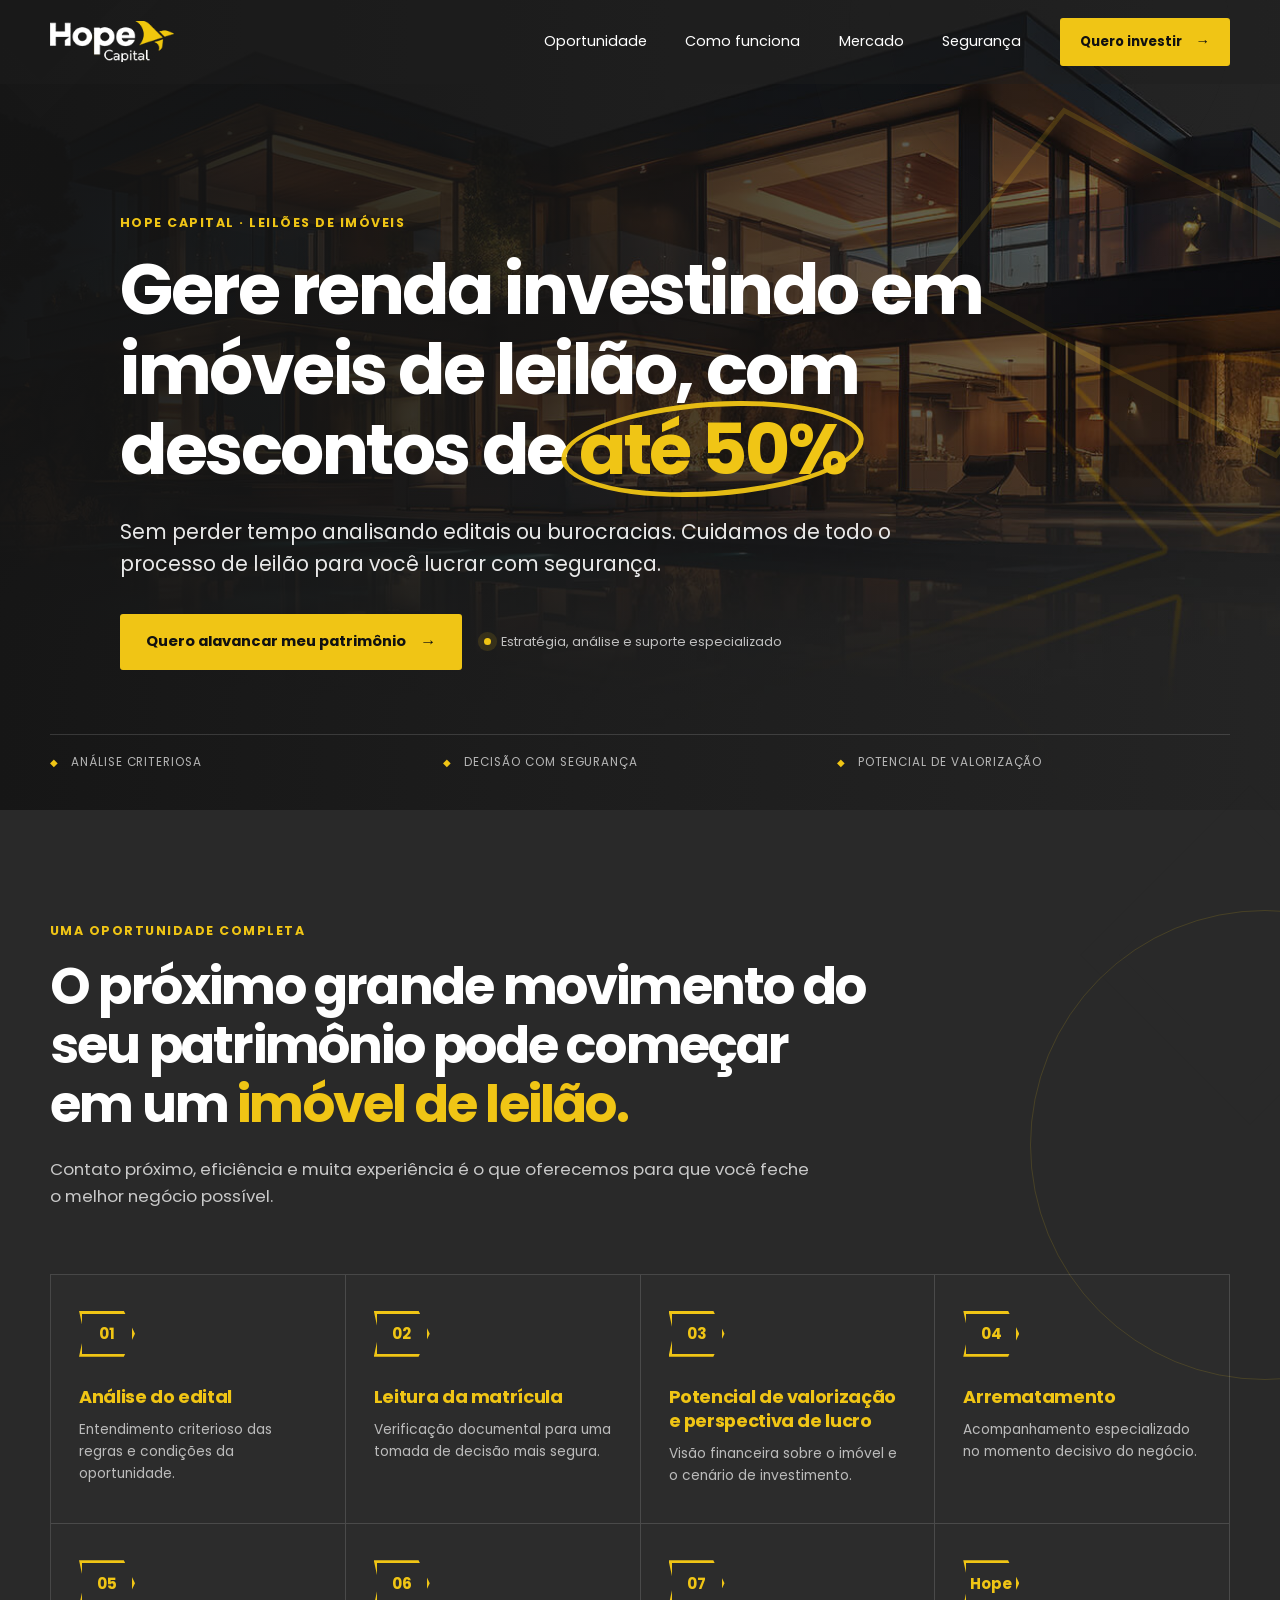
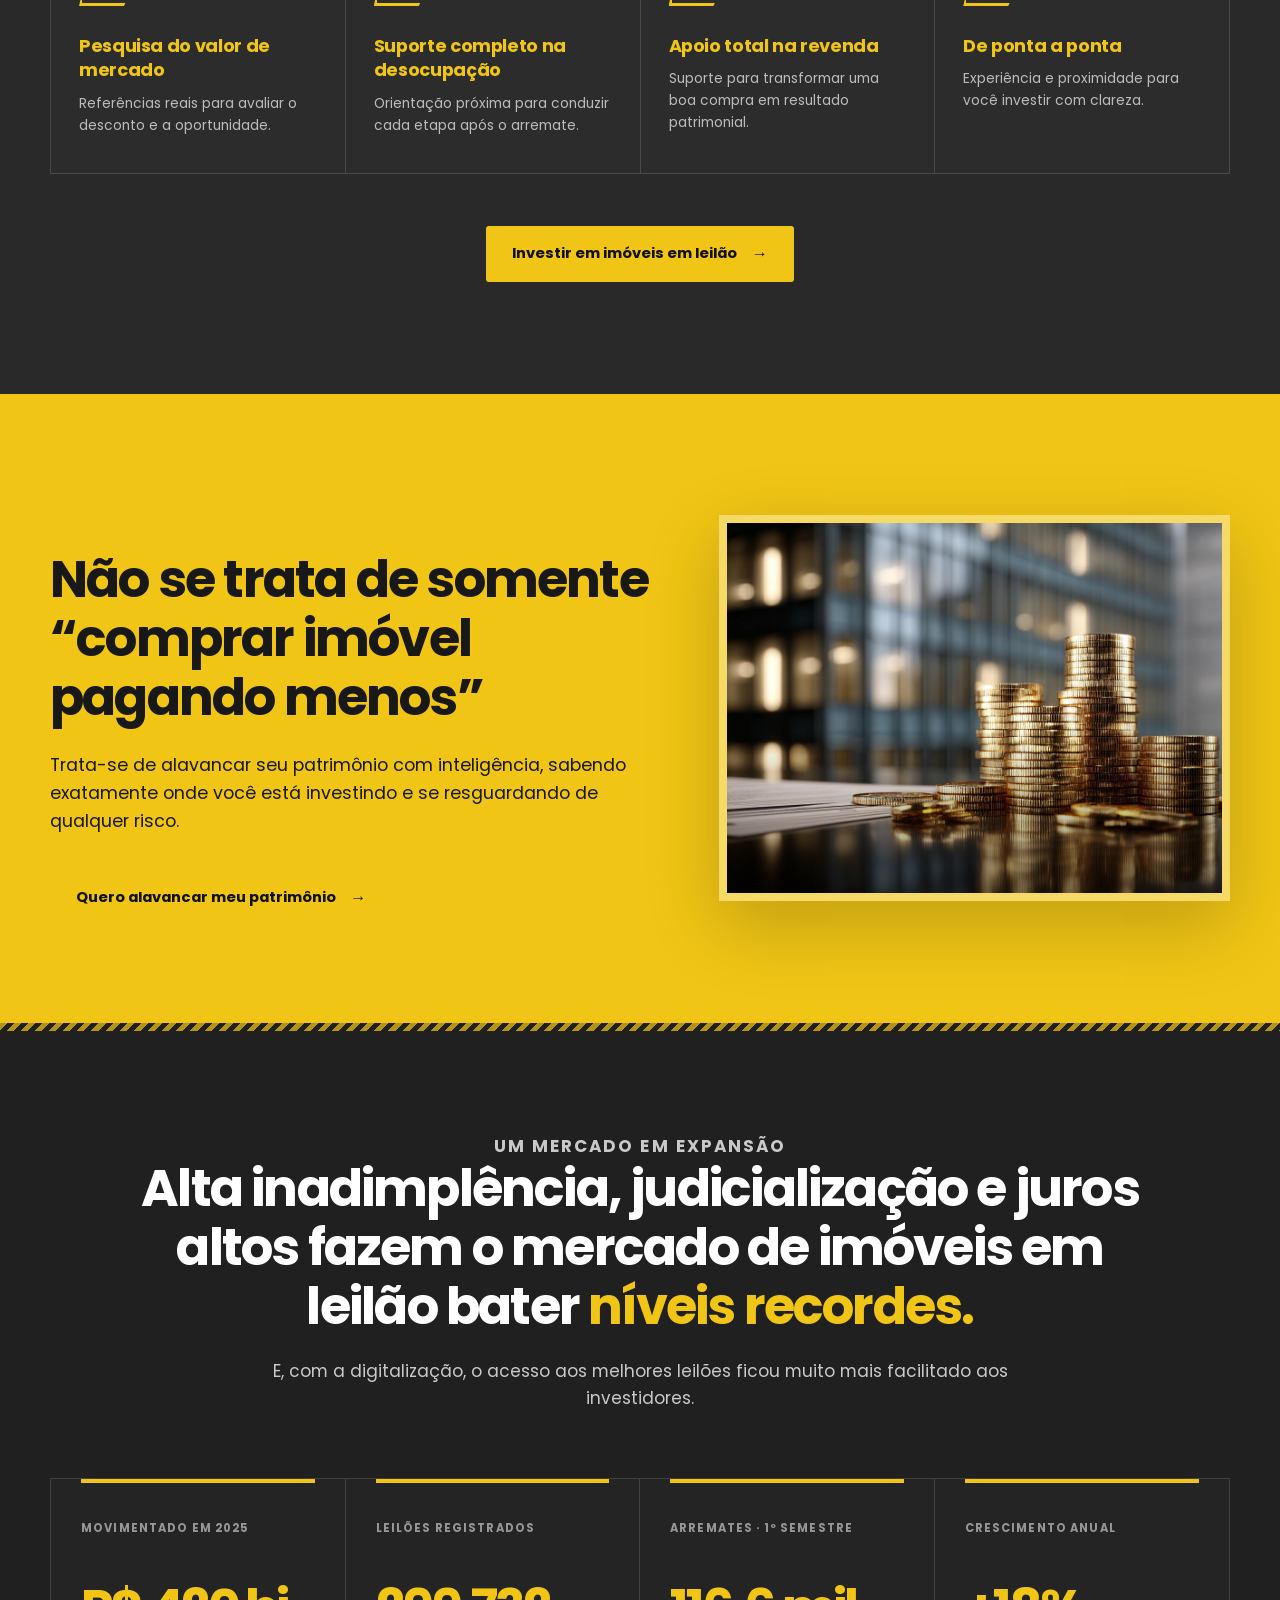
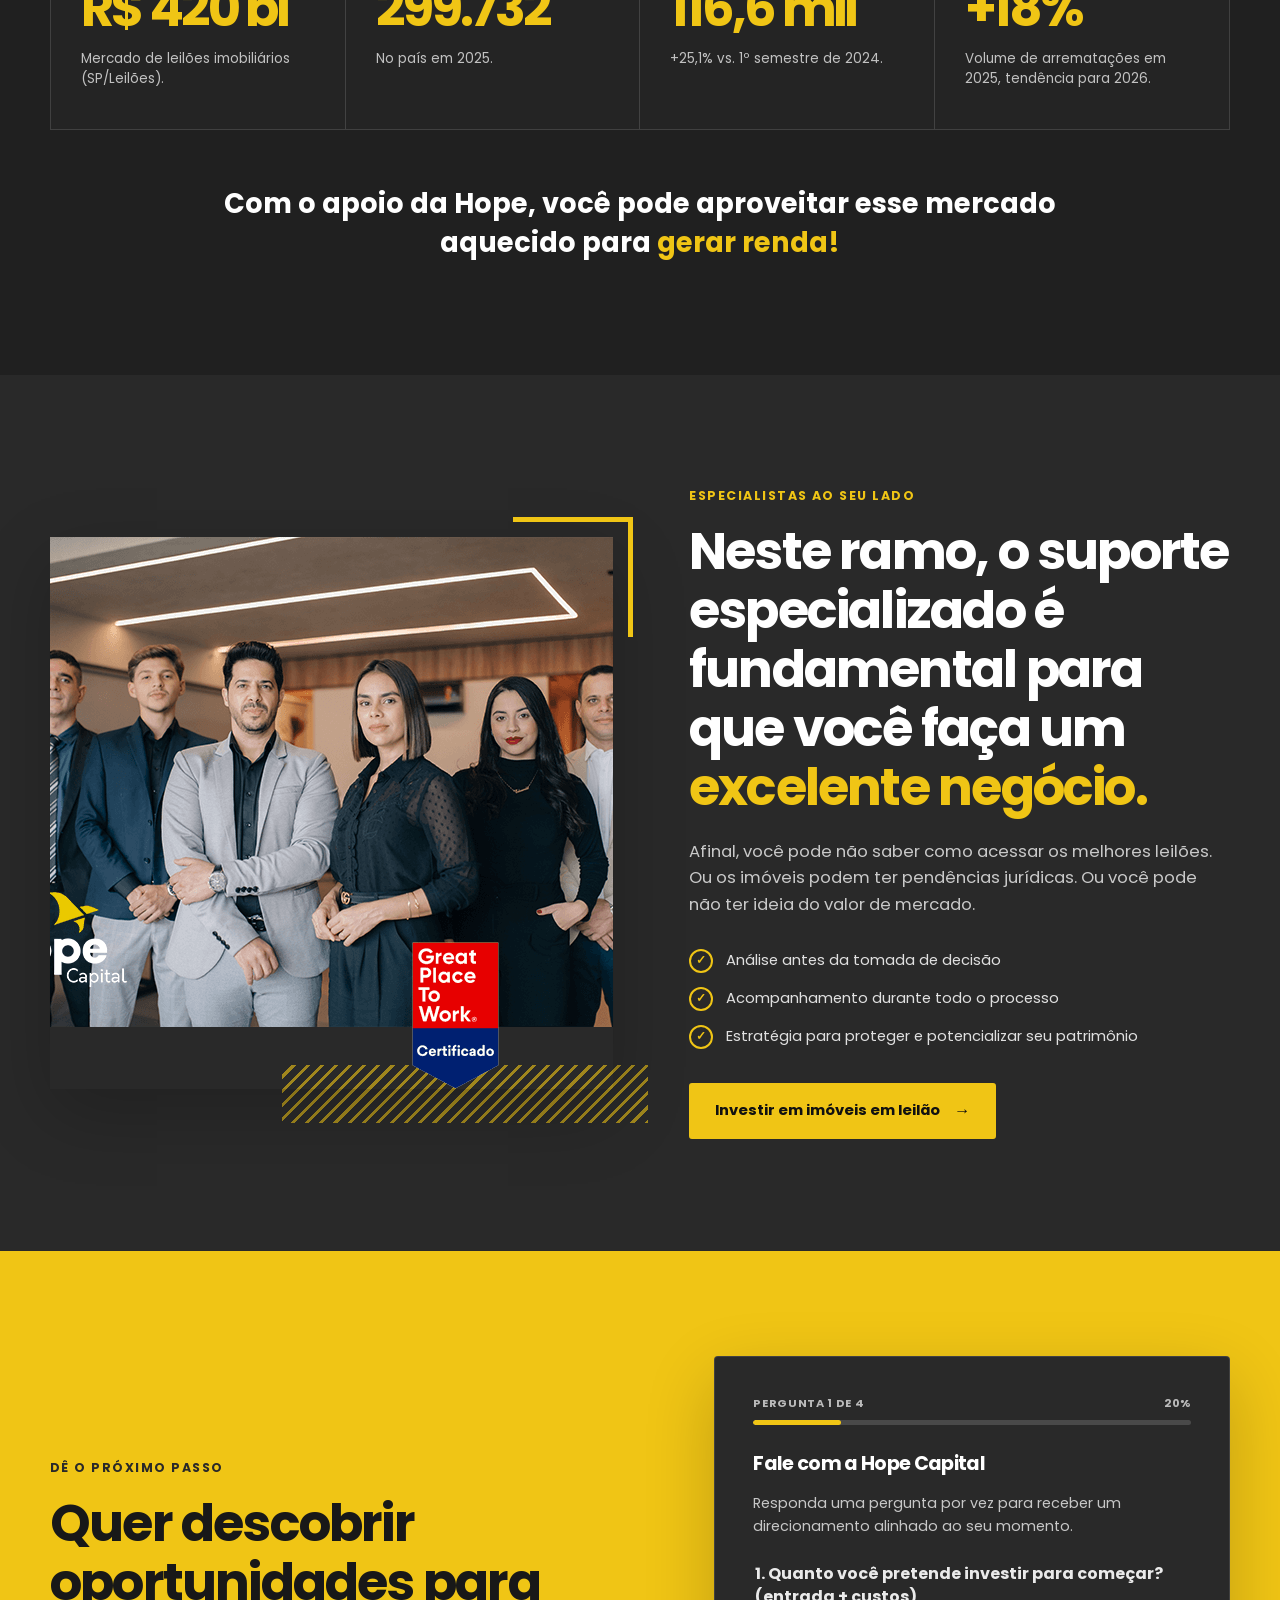
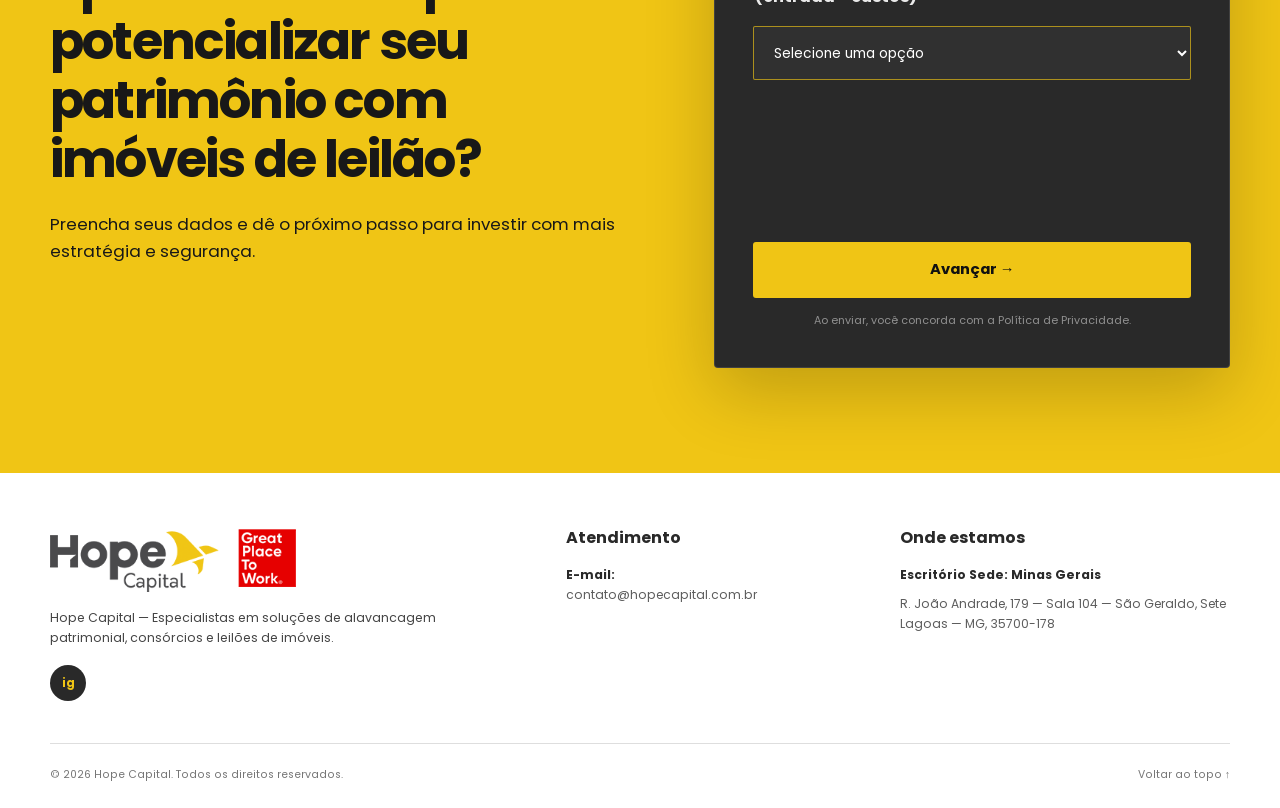
<file: index.html>
<!DOCTYPE html>
<html lang="pt-BR">

<head>
  <!-- Google Tag Manager -->
  <script>(function(w,d,s,l,i){w[l]=w[l]||[];w[l].push({'gtm.start':
  new Date().getTime(),event:'gtm.js'});var f=d.getElementsByTagName(s)[0],
  j=d.createElement(s),dl=l!='dataLayer'?'&l='+l:'';j.async=true;j.src=
  'https://www.googletagmanager.com/gtm.js?id='+i+dl;f.parentNode.insertBefore(j,f);
  })(window,document,'script','dataLayer','GTM-TN7K2QJM');</script>
  <!-- End Google Tag Manager -->
  <meta charset="UTF-8">
  <meta name="viewport" content="width=device-width, initial-scale=1.0">
  <meta name="theme-color" content="#292929">
  <meta name="description"
    content="Gere renda investindo em imóveis em leilão com a análise e o suporte especializado da Hope Capital.">
  <title>Imóveis em Leilão | Hope Capital</title>
  <link rel="icon" type="image/png" href="assets/966495a34dbd77c5_cropped-hope-capital-favicon-3.png">
  <style>
    @font-face {
      font-family: "Poppins";
      src: url("assets/a2c1dd01db85a00f_Poppins-Regular.woff2") format("woff2");
      font-style: normal;
      font-weight: 400;
      font-display: swap;
    }

    @font-face {
      font-family: "Poppins";
      src: url("assets/5bd7a1e006fa739a_Poppins-Bold.woff2") format("woff2");
      font-style: normal;
      font-weight: 700;
      font-display: swap;
    }

    :root {
      --yellow: #f0c515;
      --yellow-bright: #fecf16;
      --yellow-dark: #dab10b;
      --ink: #292929;
      --ink-deep: #202020;
      --ink-soft: #333333;
      --paper: #ffffff;
      --muted: #c9c9c9;
      --line: rgba(255, 255, 255, 0.14);
      --content: 1180px;
      --header-height: 84px;
      --shadow: 0 24px 70px rgba(0, 0, 0, 0.2);
    }

    *,
    *::before,
    *::after {
      box-sizing: border-box;
    }

    html {
      scroll-behavior: smooth;
    }

    body {
      margin: 0;
      overflow-x: hidden;
      background: var(--ink);
      color: var(--paper);
      font-family: "Poppins", Arial, sans-serif;
      font-size: 16px;
      line-height: 1.6;
      -webkit-font-smoothing: antialiased;
    }

    body.menu-open {
      overflow: hidden;
    }

    img {
      display: block;
      max-width: 100%;
    }

    a {
      color: inherit;
      text-decoration: none;
    }

    button,
    input {
      font: inherit;
    }

    button,
    a {
      -webkit-tap-highlight-color: transparent;
    }

    :focus-visible {
      outline: 3px solid var(--yellow-bright);
      outline-offset: 4px;
    }

    ::selection {
      background: var(--yellow);
      color: #111111;
    }

    .container {
      width: min(var(--content), calc(100% - 48px));
      margin-inline: auto;
    }

    .section {
      position: relative;
      padding: 112px 0;
      scroll-margin-top: var(--header-height);
    }

    .eyebrow {
      display: flex;
      align-items: center;
      margin: 0 0 18px;
      color: var(--yellow);
      font-size: 0.78rem;
      font-weight: 700;
      letter-spacing: 0.12em;
      line-height: 1.4;
      text-transform: uppercase;
    }

    h1,
    h2,
    h3,
    p {
      margin-top: 0;
    }

    h1,
    h2,
    h3 {
      font-weight: 700;
      line-height: 1.15;
      letter-spacing: -0.035em;
    }

    h1 {
      max-width: 1040px;
      margin-bottom: 26px;
      font-size: clamp(2.65rem, 5.2vw, 5rem);
    }

    h2 {
      margin-bottom: 22px;
      font-size: clamp(2.05rem, 4vw, 3.75rem);
    }

    h3 {
      font-size: 1.25rem;
    }

    .text-yellow {
      color: var(--yellow);
    }

    .button {
      position: relative;
      display: inline-flex;
      min-height: 56px;
      align-items: center;
      justify-content: center;
      gap: 14px;
      padding: 15px 24px;
      border: 2px solid var(--yellow);
      border-radius: 3px;
      background: var(--yellow);
      color: #111111;
      cursor: pointer;
      font-size: 0.92rem;
      font-weight: 700;
      line-height: 1.3;
      text-align: center;
      transition: background 180ms ease, border-color 180ms ease, color 180ms ease, transform 180ms ease;
    }

    .button:hover {
      border-color: var(--paper);
      background: var(--paper);
      transform: translateY(-2px);
    }

    .button--dark:hover {
      border-color: var(--ink);
      background: var(--ink);
      color: var(--paper);
    }

    .button__arrow {
      font-size: 1.1em;
      transition: transform 180ms ease;
    }

    .button:hover .button__arrow {
      transform: translateX(4px);
    }

    .site-header {
      position: fixed;
      z-index: 50;
      top: 0;
      right: 0;
      left: 0;
      height: var(--header-height);
      border-bottom: 1px solid transparent;
      background: rgba(32, 32, 32, 0.4);
      transition: background 200ms ease, border-color 200ms ease, box-shadow 200ms ease;
    }

    .site-header.is-scrolled {
      border-color: rgba(255, 255, 255, 0.08);
      background: rgba(32, 32, 32, 0.96);
      box-shadow: 0 10px 35px rgba(0, 0, 0, 0.18);
      backdrop-filter: blur(12px);
    }

    .header-inner {
      display: flex;
      height: 100%;
      align-items: center;
      justify-content: space-between;
      gap: 36px;
    }

    .brand {
      position: relative;
      z-index: 2;
      flex: 0 0 auto;
    }

    .brand img {
      width: 124px;
      height: auto;
    }

    .main-nav {
      display: flex;
      align-items: center;
      gap: clamp(22px, 3vw, 45px);
      margin-left: auto;
    }

    .main-nav a:not(.button) {
      position: relative;
      padding: 10px 0;
      color: var(--paper);
      font-size: 0.9rem;
      font-weight: 400;
    }

    .main-nav a:not(.button)::after {
      position: absolute;
      right: 0;
      bottom: 3px;
      left: 0;
      height: 2px;
      background: var(--yellow);
      content: "";
      transform: scaleX(0);
      transform-origin: left;
      transition: transform 180ms ease;
    }

    .main-nav a:not(.button):hover::after {
      transform: scaleX(1);
    }

    .header-cta {
      min-height: 48px;
      padding: 12px 18px;
      font-size: 0.82rem;
    }

    .menu-toggle {
      position: relative;
      z-index: 2;
      display: none;
      width: 46px;
      height: 44px;
      padding: 11px 8px;
      border: 0;
      background: transparent;
      color: var(--yellow);
      cursor: pointer;
    }

    .menu-toggle span {
      display: block;
      width: 100%;
      height: 3px;
      margin: 0 0 6px;
      background: currentColor;
      transition: transform 180ms ease, opacity 180ms ease;
    }

    .menu-toggle span:last-child {
      margin-bottom: 0;
    }

    .menu-open .menu-toggle span:nth-child(1) {
      transform: translateY(9px) rotate(45deg);
    }

    .menu-open .menu-toggle span:nth-child(2) {
      opacity: 0;
    }

    .menu-open .menu-toggle span:nth-child(3) {
      transform: translateY(-9px) rotate(-45deg);
    }

    .hero {
      display: flex;
      min-height: 810px;
      align-items: center;
      padding: calc(var(--header-height) + 90px) 0 100px;
      background-color: var(--ink-deep);
      background-image:
        linear-gradient(90deg, rgba(21, 21, 21, 0.95) 0%, rgba(25, 25, 25, 0.74) 46%, rgba(24, 24, 24, 0.28) 100%),
        linear-gradient(0deg, var(--ink) 0%, transparent 25%),
        url("assets/642c4153480464ba_alavancagem_patrimonial_hope_c.jpg");
      background-position: center;
      background-size: cover;
    }

    .hero::before {
      position: absolute;
      top: 22%;
      right: -85px;
      width: 390px;
      height: 210px;
      border: 5px solid rgba(240, 197, 21, 0.16);
      content: "";
      transform: rotate(28deg) skewX(-10deg);
    }

    .hero-content {
      position: relative;
      z-index: 1;
      max-width: 1040px;
    }

    .hero h1 {
      font-size: clamp(2.7rem, 5.45vw, 5.2rem);
    }

    .circled {
      position: relative;
      z-index: 0;
      display: inline-block;
      color: var(--yellow);
      white-space: nowrap;
    }

    .circled::after {
      position: absolute;
      z-index: -1;
      top: -10%;
      right: -7%;
      bottom: -7%;
      left: -7%;
      border: 5px solid var(--yellow);
      border-radius: 50%;
      content: "";
      opacity: 0.95;
      transform: rotate(-4deg);
    }

    .hero-lead {
      max-width: 780px;
      margin-bottom: 34px;
      color: rgba(255, 255, 255, 0.9);
      font-size: clamp(1.05rem, 1.6vw, 1.35rem);
      line-height: 1.55;
    }

    .hero-actions {
      display: flex;
      flex-wrap: wrap;
      align-items: center;
      gap: 22px;
    }

    .hero-note {
      display: flex;
      align-items: center;
      gap: 10px;
      color: rgba(255, 255, 255, 0.72);
      font-size: 0.8rem;
    }

    .hero-note::before {
      width: 7px;
      height: 7px;
      border-radius: 50%;
      background: var(--yellow);
      box-shadow: 0 0 0 6px rgba(240, 197, 21, 0.12);
      content: "";
    }

    .hero-index {
      position: absolute;
      right: 0;
      bottom: 38px;
      left: 0;
      z-index: 1;
    }

    .hero-index__inner {
      display: grid;
      grid-template-columns: repeat(3, 1fr);
      gap: 0;
      border-top: 1px solid var(--line);
    }

    .hero-index__item {
      display: flex;
      align-items: center;
      gap: 12px;
      padding-top: 18px;
      color: rgba(255, 255, 255, 0.68);
      font-size: 0.74rem;
      letter-spacing: 0.08em;
      text-transform: uppercase;
    }

    .hero-index__item::before {
      color: var(--yellow);
      content: "◆";
      font-size: 0.62rem;
    }

    .process {
      overflow: hidden;
      background: var(--ink);
    }

    .process::after {
      position: absolute;
      top: 100px;
      right: -220px;
      width: 470px;
      height: 470px;
      border: 1px solid rgba(240, 197, 21, 0.15);
      border-radius: 50%;
      content: "";
    }

    .section-heading {
      position: relative;
      z-index: 1;
      max-width: 850px;
      margin-bottom: 64px;
    }

    .section-heading h2 {
      max-width: 820px;
    }

    .section-heading>p:last-child {
      max-width: 760px;
      margin-bottom: 0;
      color: var(--muted);
      font-size: 1.05rem;
    }

    .steps {
      position: relative;
      z-index: 1;
      display: grid;
      grid-template-columns: repeat(4, 1fr);
      border-top: 1px solid var(--line);
      border-left: 1px solid var(--line);
    }

    .step {
      position: relative;
      min-height: 235px;
      padding: 36px 28px;
      border-right: 1px solid var(--line);
      border-bottom: 1px solid var(--line);
      background: rgba(255, 255, 255, 0.012);
      transition: background 180ms ease, transform 180ms ease;
    }

    .step:hover {
      z-index: 2;
      background: #303030;
      transform: translateY(-4px);
    }

    .step-number {
      display: inline-flex;
      width: 56px;
      height: 46px;
      align-items: center;
      justify-content: center;
      margin-bottom: 28px;
      border: 3px solid var(--yellow);
      color: var(--yellow);
      font-size: 0.95rem;
      font-weight: 700;
      line-height: 1;
      clip-path: polygon(0 0, 80% 0, 100% 50%, 80% 100%, 0 100%, 9% 50%);
    }

    .step h3 {
      margin-bottom: 10px;
      color: var(--yellow);
      font-size: 1.12rem;
      line-height: 1.35;
      letter-spacing: -0.02em;
    }

    .step p {
      margin-bottom: 0;
      color: rgba(255, 255, 255, 0.68);
      font-size: 0.86rem;
    }

    .process-cta {
      display: flex;
      justify-content: center;
      margin-top: 52px;
    }

    .thesis {
      overflow: hidden;
      padding: 98px 0;
      background: var(--yellow);
      color: #181818;
    }

    .thesis::before,
    .thesis::after {
      position: absolute;
      width: 240px;
      height: 240px;
      border: 28px solid rgba(41, 41, 41, 0.08);
      content: "";
      transform: rotate(45deg);
    }

    .thesis::before {
      top: -170px;
      left: -80px;
    }

    .thesis::after {
      right: -90px;
      bottom: -175px;
    }

    .thesis-inner {
      position: relative;
      z-index: 1;
      display: grid;
      grid-template-columns: minmax(0, 1.08fr) minmax(360px, 0.92fr);
      align-items: center;
      gap: 70px;
    }

    .thesis h2 {
      max-width: 760px;
      margin-bottom: 24px;
    }

    .thesis p {
      max-width: 760px;
      margin-bottom: 34px;
      font-size: 1.1rem;
    }

    .thesis-visual {
      position: relative;
      min-height: 370px;
      overflow: hidden;
      border: 8px solid rgba(255, 255, 255, 0.35);
      box-shadow: var(--shadow);
    }

    .thesis-visual img {
      width: 100%;
      height: 100%;
      min-height: 370px;
      object-fit: cover;
    }

    .thesis-visual::after {
      position: absolute;
      right: 0;
      bottom: 0;
      left: 0;
      height: 45%;
      background: linear-gradient(transparent, rgba(0, 0, 0, 0.45));
      content: "";
    }

    .market {
      overflow: hidden;
      background: var(--ink-deep);
    }

    .market::before {
      position: absolute;
      top: 0;
      right: 0;
      left: 0;
      height: 8px;
      background: repeating-linear-gradient(135deg, var(--yellow) 0 5px, transparent 5px 10px);
      content: "";
      opacity: 0.7;
    }

    .market-heading {
      max-width: 1020px;
      margin: 0 auto 66px;
      text-align: center;
    }

    .market-heading .eyebrow {
      justify-content: center;
    }

    .market-heading p {
      max-width: 760px;
      margin-right: auto;
      margin-bottom: 0;
      margin-left: auto;
      color: var(--muted);
      font-size: 1.06rem;
    }

    .stats {
      display: grid;
      grid-template-columns: repeat(4, 1fr);
      border: 1px solid var(--line);
    }

    .stat {
      position: relative;
      min-height: 250px;
      padding: 40px 30px 34px;
      border-right: 1px solid var(--line);
      background: rgba(255, 255, 255, 0.018);
    }

    .stat:last-child {
      border-right: 0;
    }

    .stat::before {
      position: absolute;
      top: 0;
      right: 30px;
      left: 30px;
      height: 4px;
      background: var(--yellow);
      content: "";
      transform: scaleX(0.28);
      transform-origin: left;
      transition: transform 500ms ease;
    }

    .stat.is-visible::before {
      transform: scaleX(1);
    }

    .stat-label {
      display: block;
      min-height: 42px;
      margin-bottom: 22px;
      color: rgba(255, 255, 255, 0.52);
      font-size: 0.71rem;
      font-weight: 700;
      letter-spacing: 0.1em;
      text-transform: uppercase;
    }

    .stat-value {
      display: block;
      margin-bottom: 15px;
      color: var(--yellow);
      font-size: clamp(2.25rem, 4vw, 3.55rem);
      font-weight: 700;
      letter-spacing: -0.06em;
      line-height: 1;
      white-space: nowrap;
    }

    .stat-copy {
      margin-bottom: 0;
      color: rgba(255, 255, 255, 0.72);
      font-size: 0.84rem;
      line-height: 1.5;
    }

    .market-note {
      max-width: 860px;
      margin: 54px auto 0;
      color: var(--paper);
      font-size: clamp(1.2rem, 2.4vw, 1.7rem);
      font-weight: 700;
      line-height: 1.45;
      text-align: center;
    }

    .support {
      overflow: hidden;
      background: var(--ink);
    }

    .support-grid {
      display: grid;
      grid-template-columns: minmax(0, 1.02fr) minmax(0, 0.98fr);
      align-items: center;
      gap: 76px;
    }

    .support-photo {
      position: relative;
    }

    .support-photo::before {
      position: absolute;
      z-index: 2;
      top: -20px;
      right: -20px;
      width: 120px;
      height: 120px;
      border-top: 5px solid var(--yellow);
      border-right: 5px solid var(--yellow);
      content: "";
    }

    .support-photo::after {
      position: absolute;
      right: -35px;
      bottom: -34px;
      width: 65%;
      height: 58px;
      background: repeating-linear-gradient(135deg, transparent 0 7px, rgba(240, 197, 21, 0.6) 7px 10px);
      content: "";
    }

    .support-photo img {
      position: relative;
      z-index: 1;
      width: 100%;
      min-height: 440px;
      object-fit: cover;
      box-shadow: var(--shadow);
    }

    .support-copy {
      position: relative;
      z-index: 3;
    }

    .support-copy p:not(.eyebrow) {
      margin-bottom: 30px;
      color: var(--muted);
      font-size: 1.04rem;
    }

    .support-points {
      display: grid;
      gap: 14px;
      margin: 0 0 34px;
      padding: 0;
      list-style: none;
    }

    .support-points li {
      display: flex;
      align-items: center;
      gap: 13px;
      color: rgba(255, 255, 255, 0.86);
      font-size: 0.92rem;
    }

    .support-points li::before {
      display: inline-flex;
      width: 24px;
      height: 24px;
      flex: 0 0 auto;
      align-items: center;
      justify-content: center;
      border: 2px solid var(--yellow);
      border-radius: 50%;
      color: var(--yellow);
      content: "✓";
      font-size: 0.72rem;
      font-weight: 700;
    }

    .lead {
      overflow: hidden;
      padding: 105px 0;
      background: var(--yellow);
      color: #181818;
    }

    .lead::before {
      position: absolute;
      top: -140px;
      right: 4%;
      width: 340px;
      height: 340px;
      border: 1px solid rgba(41, 41, 41, 0.14);
      border-radius: 50%;
      box-shadow: 0 0 0 40px rgba(41, 41, 41, 0.035), 0 0 0 80px rgba(41, 41, 41, 0.025);
      content: "";
    }

    .lead-grid {
      position: relative;
      z-index: 1;
      display: grid;
      grid-template-columns: minmax(0, 0.85fr) minmax(430px, 0.75fr);
      align-items: center;
      gap: 80px;
    }

    .lead-copy .eyebrow {
      color: var(--ink);
    }

    .lead-copy h2 {
      max-width: 650px;
    }

    .lead-copy>p:last-child {
      max-width: 620px;
      margin-bottom: 0;
      font-size: 1.05rem;
    }

    .lead-form {
      padding: 38px;
      border: 1px solid rgba(255, 255, 255, 0.11);
      border-radius: 4px;
      background: var(--ink);
      box-shadow: var(--shadow);
      color: var(--paper);
    }

    .lead-form [hidden] {
      display: none !important;
    }

    .lead-progress {
      margin-bottom: 28px;
    }

    .lead-progress__copy {
      display: flex;
      justify-content: space-between;
      margin-bottom: 8px;
      color: rgba(255, 255, 255, 0.68);
      font-size: 0.7rem;
      font-weight: 700;
      letter-spacing: 0.06em;
      text-transform: uppercase;
    }

    .lead-progress__track {
      height: 5px;
      overflow: hidden;
      border-radius: 5px;
      background: rgba(255, 255, 255, 0.15);
    }

    .lead-progress__track span {
      display: block;
      width: 20%;
      height: 100%;
      border-radius: inherit;
      background: var(--yellow);
      transition: width 180ms ease;
    }

    .lead-step {
      min-height: 250px;
    }

    .lead-step .form-fieldset {
      margin-bottom: 0;
      padding-bottom: 0;
      border-bottom: 0;
    }

    .lead-step .form-fieldset legend {
      margin-bottom: 18px;
      font-size: 1rem;
    }

    .lead-actions {
      display: flex;
      align-items: center;
      justify-content: space-between;
      gap: 16px;
      margin-top: 24px;
    }

    .lead-actions .form-submit {
      margin-left: auto;
    }

    .lead-back {
      padding: 10px 0;
      border: 0;
      background: transparent;
      color: rgba(255, 255, 255, 0.7);
      cursor: pointer;
      font-size: 0.86rem;
      font-weight: 700;
    }

    .lead-back:hover {
      color: var(--paper);
    }

    .form-field {
      margin-bottom: 18px;
    }

    .form-field label {
      display: block;
      margin-bottom: 7px;
      color: rgba(255, 255, 255, 0.74);
      font-size: 0.74rem;
      font-weight: 700;
      letter-spacing: 0.08em;
      text-transform: uppercase;
    }

    .form-field input {
      width: 100%;
      height: 54px;
      padding: 0 16px;
      border: 1px solid rgba(240, 197, 21, 0.65);
      border-radius: 2px;
      background: rgba(255, 255, 255, 0.035);
      color: var(--paper);
      outline: 0;
      transition: border-color 160ms ease, box-shadow 160ms ease, background 160ms ease;
    }

    .form-field input::placeholder {
      color: rgba(255, 255, 255, 0.34);
    }

    .form-field input:focus {
      border-color: var(--yellow-bright);
      background: rgba(255, 255, 255, 0.06);
      box-shadow: 0 0 0 3px rgba(240, 197, 21, 0.16);
    }

    .form-fieldset {
      margin: 0 0 22px;
      padding: 0 0 18px;
      border: 0;
      border-bottom: 1px solid rgba(255, 255, 255, 0.12);
    }

    .form-fieldset legend {
      margin-bottom: 12px;
      color: rgba(255, 255, 255, 0.9);
      font-size: 0.82rem;
      font-weight: 700;
      line-height: 1.45;
    }

    .form-option {
      display: flex;
      align-items: flex-start;
      gap: 10px;
      margin: 9px 0;
      color: rgba(255, 255, 255, 0.78);
      font-size: 0.82rem;
      line-height: 1.4;
      cursor: pointer;
    }

    .form-option input {
      width: 17px;
      height: 17px;
      flex: 0 0 auto;
      margin: 1px 0 0;
      accent-color: var(--yellow);
    }

    .form-fieldset select {
      width: 100%;
      height: 54px;
      padding: 0 16px;
      border: 1px solid rgba(240, 197, 21, 0.65);
      border-radius: 2px;
      background: rgba(255, 255, 255, 0.035);
      color: var(--paper);
      font: inherit;
      font-size: 0.86rem;
      outline: 0;
      cursor: pointer;
    }

    .form-fieldset select:focus {
      border-color: var(--yellow-bright);
      background: rgba(255, 255, 255, 0.06);
      box-shadow: 0 0 0 3px rgba(240, 197, 21, 0.16);
    }

    .form-fieldset select option {
      background: var(--ink);
      color: var(--paper);
    }

    .form-submit {
      width: 100%;
      margin-top: 6px;
    }

    .form-note {
      margin: 15px 0 0;
      color: rgba(255, 255, 255, 0.48);
      font-size: 0.68rem;
      line-height: 1.5;
      text-align: center;
    }

    .form-status {
      display: none;
      margin: 14px 0 0;
      color: var(--yellow);
      font-size: 0.8rem;
      text-align: center;
    }

    .form-status.is-visible {
      display: block;
    }

    .form-status.is-success {
      color: var(--yellow);
    }

    .form-status.is-error {
      color: #ffb0a8;
    }

    .site-footer {
      padding: 56px 0 24px;
      background: var(--paper);
      color: #454545;
    }

    .footer-grid {
      display: grid;
      grid-template-columns: 1.35fr 0.8fr 1fr;
      gap: 70px;
      padding-bottom: 42px;
    }

    .footer-logo {
      width: 246px;
      height: auto;
      margin-bottom: 16px;
    }

    .footer-about p {
      max-width: 390px;
      margin-bottom: 18px;
      font-size: 0.78rem;
    }

    .footer-social {
      display: inline-flex;
      width: 36px;
      height: 36px;
      align-items: center;
      justify-content: center;
      border-radius: 50%;
      background: var(--ink);
      color: var(--yellow);
      font-size: 0.72rem;
      font-weight: 700;
    }

    .footer-column h3 {
      margin-bottom: 18px;
      color: var(--ink);
      font-size: 1rem;
      letter-spacing: 0;
    }

    .footer-column p,
    .footer-column a {
      margin-bottom: 9px;
      color: #5d5d5d;
      font-size: 0.76rem;
      line-height: 1.65;
    }

    .footer-column a {
      display: block;
    }

    .footer-column a:hover {
      color: #111111;
    }

    .footer-column strong {
      color: var(--ink);
    }

    .footer-bottom {
      display: flex;
      align-items: center;
      justify-content: space-between;
      gap: 30px;
      padding-top: 22px;
      border-top: 1px solid #dedede;
      color: #777777;
      font-size: 0.67rem;
    }

    .reveal {
      opacity: 0;
      transform: translateY(24px);
      transition: opacity 650ms ease, transform 650ms ease;
    }

    .reveal.is-visible {
      opacity: 1;
      transform: none;
    }

    @media (max-width: 1020px) {
      :root {
        --header-height: 76px;
      }

      .main-nav {
        gap: 22px;
      }

      .main-nav a:not(.button) {
        font-size: 0.82rem;
      }

      .header-cta {
        display: none;
      }

      .hero {
        min-height: 780px;
      }

      .steps {
        grid-template-columns: repeat(2, 1fr);
      }

      .thesis-inner,
      .support-grid {
        gap: 48px;
      }

      .stats {
        grid-template-columns: repeat(2, 1fr);
      }

      .stat:nth-child(2) {
        border-right: 0;
      }

      .stat:nth-child(-n + 2) {
        border-bottom: 1px solid var(--line);
      }

      .lead-grid {
        gap: 48px;
      }
    }

    @media (max-width: 780px) {
      .container {
        width: min(100% - 34px, var(--content));
      }

      .section {
        padding: 84px 0;
      }

      .brand img {
        width: 110px;
      }

      .menu-toggle {
        display: block;
      }

      .main-nav {
        position: fixed;
        top: 0;
        right: 0;
        bottom: 0;
        left: 0;
        display: flex;
        visibility: hidden;
        flex-direction: column;
        align-items: flex-start;
        justify-content: center;
        gap: 22px;
        padding: 80px 36px 40px;
        background: rgba(32, 32, 32, 0.98);
        opacity: 0;
        pointer-events: none;
        transform: translateY(-12px);
        transition: opacity 180ms ease, transform 180ms ease, visibility 180ms ease;
      }

      .menu-open .main-nav {
        visibility: visible;
        opacity: 1;
        pointer-events: auto;
        transform: none;
      }

      .main-nav a:not(.button) {
        font-size: 1.35rem;
        font-weight: 700;
      }

      .main-nav .header-cta {
        display: inline-flex;
        margin-top: 10px;
        font-size: 0.85rem;
      }

      .hero {
        min-height: 780px;
        padding-top: calc(var(--header-height) + 70px);
        padding-bottom: 145px;
        background-image:
          linear-gradient(90deg, rgba(20, 20, 20, 0.94), rgba(25, 25, 25, 0.68)),
          linear-gradient(0deg, var(--ink) 0%, transparent 32%),
          url("assets/642c4153480464ba_alavancagem_patrimonial_hope_c.jpg");
        background-position: 58% center;
      }

      .hero h1 {
        font-size: clamp(2.35rem, 11vw, 4rem);
      }

      .hero-index {
        bottom: 28px;
      }

      .hero-index__inner {
        grid-template-columns: 1fr;
      }

      .hero-index__item {
        display: none;
      }

      .hero-index__item:first-child {
        display: flex;
      }

      .thesis-inner,
      .support-grid,
      .lead-grid {
        grid-template-columns: 1fr;
      }

      .thesis-visual {
        min-height: 300px;
      }

      .thesis-visual img {
        min-height: 300px;
      }

      .support-photo {
        order: 2;
      }

      .support-copy {
        order: 1;
      }

      .support-photo img {
        min-height: 350px;
      }

      .lead-grid {
        gap: 38px;
      }

      .footer-grid {
        grid-template-columns: 1fr 1fr;
        gap: 42px;
      }

      .footer-about {
        grid-column: 1 / -1;
      }
    }

    @media (max-width: 560px) {
      .section {
        padding: 72px 0;
      }

      h1 {
        font-size: 2.35rem;
      }

      h2 {
        font-size: 2rem;
      }

      .hero {
        min-height: 760px;
        padding-bottom: 110px;
      }

      .hero h1 {
        font-size: clamp(2.15rem, 10.8vw, 3.25rem);
      }

      .circled::after {
        border-width: 3px;
      }

      .hero-lead {
        font-size: 0.98rem;
      }

      .hero-actions,
      .hero-actions .button {
        width: 100%;
      }

      .hero-note {
        width: 100%;
        justify-content: center;
      }

      .section-heading {
        margin-bottom: 44px;
      }

      .steps,
      .stats {
        grid-template-columns: 1fr;
      }

      .step {
        min-height: 0;
      }

      .stat,
      .stat:nth-child(2),
      .stat:last-child {
        border-right: 0;
        border-bottom: 1px solid var(--line);
      }

      .stat:last-child {
        border-bottom: 0;
      }

      .thesis {
        padding: 74px 0;
      }

      .thesis-inner {
        gap: 42px;
      }

      .thesis p,
      .support-copy p:not(.eyebrow),
      .lead-copy>p:last-child {
        font-size: 0.96rem;
      }

      .support-photo::before {
        top: -12px;
        right: -7px;
      }

      .support-photo::after {
        right: -8px;
      }

      .lead-form {
        padding: 27px 20px;
      }

      .footer-grid {
        grid-template-columns: 1fr;
      }

      .footer-about {
        grid-column: auto;
      }

      .footer-bottom {
        flex-direction: column;
        align-items: flex-start;
        gap: 8px;
      }

    }

    @media (prefers-reduced-motion: reduce) {
      html {
        scroll-behavior: auto;
      }

      *,
      *::before,
      *::after {
        scroll-behavior: auto !important;
        transition-duration: 0.01ms !important;
      }

      .reveal {
        opacity: 1;
        transform: none;
      }
    }
  </style>
</head>

<body>
  <!-- Google Tag Manager (noscript) -->
  <noscript><iframe src="https://www.googletagmanager.com/ns.html?id=GTM-TN7K2QJM"
  height="0" width="0" style="display:none;visibility:hidden"></iframe></noscript>
  <!-- End Google Tag Manager (noscript) -->
  <header class="site-header" id="topo">
    <div class="container header-inner">
      <a class="brand" href="#inicio" aria-label="Hope Capital — início">
        <img src="assets/7f70813ae85827fa_cropped-logotipo_hope_capital.png" alt="Hope Capital" width="160" height="54">
      </a>

      <button class="menu-toggle" type="button" aria-expanded="false" aria-controls="main-nav" aria-label="Abrir menu">
        <span></span>
        <span></span>
        <span></span>
      </button>

      <nav class="main-nav" id="main-nav" aria-label="Navegação principal">
        <a href="#oportunidade">Oportunidade</a>
        <a href="#processo">Como funciona</a>
        <a href="#mercado">Mercado</a>
        <a href="#seguranca">Segurança</a>
        <a class="button header-cta" href="#contato">Quero investir <span class="button__arrow">→</span></a>
      </nav>
    </div>
  </header>

  <main>
    <section class="hero section" id="inicio">
      <div class="container hero-content">
        <p class="eyebrow reveal">Hope Capital · Leilões de imóveis</p>
        <h1 class="reveal">Gere renda investindo em imóveis de leilão, com descontos de <span class="circled">até
            50%</span></h1>
        <p class="hero-lead reveal">Sem perder tempo analisando editais ou burocracias. Cuidamos de todo o processo de leilão para você lucrar com segurança.</p>
        <div class="hero-actions reveal">
          <a class="button" href="#contato">Quero alavancar meu patrimônio <span class="button__arrow">→</span></a>
          <span class="hero-note">Estratégia, análise e suporte especializado</span>
        </div>
      </div>

      <div class="hero-index" aria-hidden="true">
        <div class="container hero-index__inner">
          <span class="hero-index__item">Análise criteriosa</span>
          <span class="hero-index__item">Decisão com segurança</span>
          <span class="hero-index__item">Potencial de valorização</span>
        </div>
      </div>
    </section>

    <section class="process section" id="oportunidade">
      <div class="container">
        <div class="section-heading reveal">
          <p class="eyebrow">Uma oportunidade completa</p>
          <h2>O próximo grande movimento do seu patrimônio pode começar em um <span class="text-yellow">imóvel de
              leilão.</span></h2>
          <p>Contato próximo, eficiência e muita experiência é o que oferecemos para que você feche o melhor negócio
            possível.</p>
        </div>

        <div class="steps" id="processo">
          <article class="step reveal">
            <span class="step-number">01</span>
            <h3>Análise do edital</h3>
            <p>Entendimento criterioso das regras e condições da oportunidade.</p>
          </article>
          <article class="step reveal">
            <span class="step-number">02</span>
            <h3>Leitura da matrícula</h3>
            <p>Verificação documental para uma tomada de decisão mais segura.</p>
          </article>
          <article class="step reveal">
            <span class="step-number">03</span>
            <h3>Potencial de valorização e perspectiva de lucro</h3>
            <p>Visão financeira sobre o imóvel e o cenário de investimento.</p>
          </article>
          <article class="step reveal">
            <span class="step-number">04</span>
            <h3>Arrematamento</h3>
            <p>Acompanhamento especializado no momento decisivo do negócio.</p>
          </article>
          <article class="step reveal">
            <span class="step-number">05</span>
            <h3>Pesquisa do valor de mercado</h3>
            <p>Referências reais para avaliar o desconto e a oportunidade.</p>
          </article>
          <article class="step reveal">
            <span class="step-number">06</span>
            <h3>Suporte completo na desocupação</h3>
            <p>Orientação próxima para conduzir cada etapa após o arremate.</p>
          </article>
          <article class="step reveal">
            <span class="step-number">07</span>
            <h3>Apoio total na revenda</h3>
            <p>Suporte para transformar uma boa compra em resultado patrimonial.</p>
          </article>
          <article class="step reveal" aria-hidden="true">
            <span class="step-number">Hope</span>
            <h3>De ponta a ponta</h3>
            <p>Experiência e proximidade para você investir com clareza.</p>
          </article>
        </div>

        <div class="process-cta reveal">
          <a class="button" href="#contato">Investir em imóveis em leilão <span class="button__arrow">→</span></a>
        </div>
      </div>
    </section>

    <section class="thesis" aria-labelledby="thesis-title">
      <div class="container thesis-inner">
        <div class="reveal">
          <p class="eyebrow">Muito além do desconto</p>
          <h2 id="thesis-title">Não se trata de somente “comprar imóvel pagando menos”</h2>
          <p>Trata-se de alavancar seu patrimônio com inteligência, sabendo exatamente onde você está investindo e se
            resguardando de qualquer risco.</p>
          <a class="button button--dark" href="#contato">Quero alavancar meu patrimônio <span
              class="button__arrow">→</span></a>
        </div>
        <div class="thesis-visual reveal">
          <img src="assets/f502263ece3a0ae3_Investir-em-Consorcio-Vale-a-P.jpg"
            alt="Investimento e crescimento patrimonial" width="1456" height="816" loading="lazy">
        </div>
      </div>
    </section>

    <section class="market section" id="mercado">
      <div class="container">
        <div class="market-heading reveal">
          <p class="eyebrow">Um mercado em expansão</p>
          <h2>Alta inadimplência, judicialização e juros altos fazem o mercado de imóveis em leilão bater <span
              class="text-yellow">níveis recordes.</span></h2>
          <p>E, com a digitalização, o acesso aos melhores leilões ficou muito mais facilitado aos investidores.</p>
        </div>

        <div class="stats">
          <article class="stat reveal">
            <span class="stat-label">Movimentado em 2025</span>
            <strong class="stat-value">R$ 420 bi</strong>
            <p class="stat-copy">Mercado de leilões imobiliários (SP/Leilões).</p>
          </article>
          <article class="stat reveal">
            <span class="stat-label">Leilões registrados</span>
            <strong class="stat-value">299.732</strong>
            <p class="stat-copy">No país em 2025.</p>
          </article>
          <article class="stat reveal">
            <span class="stat-label">Arremates · 1º semestre</span>
            <strong class="stat-value">116,6 mil</strong>
            <p class="stat-copy">+25,1% vs. 1º semestre de 2024.</p>
          </article>
          <article class="stat reveal">
            <span class="stat-label">Crescimento anual</span>
            <strong class="stat-value">+18%</strong>
            <p class="stat-copy">Volume de arrematações em 2025, tendência para 2026.</p>
          </article>
        </div>

        <p class="market-note reveal">Com o apoio da Hope, você pode aproveitar esse mercado aquecido para <span
            class="text-yellow">gerar renda!</span></p>
      </div>
    </section>

    <section class="support section" id="seguranca">
      <div class="container support-grid">
        <div class="support-photo reveal">
          <img src="assets/0c4553a4a2f06da1_time-especialistas-hope-capita.png"
            alt="Time de especialistas da Hope Capital" width="736" height="552" loading="lazy">
        </div>

        <div class="support-copy reveal">
          <p class="eyebrow">Especialistas ao seu lado</p>
          <h2>Neste ramo, o suporte especializado é fundamental para que você faça um <span
              class="text-yellow">excelente negócio.</span></h2>
          <p>Afinal, você pode não saber como acessar os melhores leilões. Ou os imóveis podem ter pendências jurídicas.
            Ou você pode não ter ideia do valor de mercado.</p>
          <ul class="support-points" aria-label="Diferenciais do suporte">
            <li>Análise antes da tomada de decisão</li>
            <li>Acompanhamento durante todo o processo</li>
            <li>Estratégia para proteger e potencializar seu patrimônio</li>
          </ul>
          <a class="button" href="#contato">Investir em imóveis em leilão <span class="button__arrow">→</span></a>
        </div>
      </div>
    </section>

    <section class="lead" id="contato">
      <div class="container lead-grid">
        <div class="lead-copy reveal">
          <p class="eyebrow">Dê o próximo passo</p>
          <h2>Quer descobrir oportunidades para potencializar seu patrimônio com imóveis de leilão?</h2>
          <p>Preencha seus dados e dê o próximo passo para investir com mais estratégia e segurança.</p>
        </div>

        <form class="lead-form reveal" id="lead-form" novalidate>
          <div class="lead-progress" aria-live="polite">
            <div class="lead-progress__copy">
              <span id="lead-step-label">Pergunta 1 de 5</span>
              <span id="lead-step-value">20%</span>
            </div>
            <div class="lead-progress__track" aria-hidden="true"><span id="lead-progress-bar"></span></div>
          </div>

          <h3 id="lead-form-title" style="margin-bottom: 16px; font-size: 1.2rem;">Fale com a Hope Capital</h3>
          <p id="lead-form-intro" style="margin-bottom: 24px; color: rgba(255, 255, 255, 0.74); font-size: 0.9rem;">Responda uma pergunta por vez para receber um direcionamento alinhado ao seu momento.</p>

          <div id="lead-step"></div>

          <div class="lead-actions">
            <button class="lead-back" id="lead-back" type="button" hidden>← Voltar</button>
            <button class="button form-submit" id="lead-next" type="button">Avançar <span class="button__arrow">→</span></button>
            <button class="button form-submit" id="lead-submit" type="submit" hidden>Quero receber meu direcionamento <span class="button__arrow">→</span></button>
          </div>
          <p class="form-note">Ao enviar, você concorda com a <a href="https://hopecapital.com.br/privacidade" target="_blank" rel="noopener noreferrer">Política de Privacidade</a>.</p>
          <p class="form-status" id="lead-form-status" role="status" aria-live="polite"></p>
        </form>
      </div>
    </section>
  </main>

  <footer class="site-footer">
    <div class="container">
      <div class="footer-grid">
        <div class="footer-about">
          <img class="footer-logo" src="assets/4ef5eda7dcb69638_hope_Capital_logo_rodape.png"
            alt="Hope Capital — Great Place to Work" width="334" height="85" loading="lazy">
          <p>Hope Capital — Especialistas em soluções de alavancagem patrimonial, consórcios e leilões de imóveis.</p>
          <a class="footer-social" href="https://www.instagram.com/hopecapital.br/" target="_blank"
            rel="noopener noreferrer" aria-label="Hope Capital no Instagram">ig</a>
        </div>

        <div class="footer-column">
          <h3>Atendimento</h3>
          <a href="mailto:contato@hopecapital.com.br"><strong>E-mail:</strong><br>contato@hopecapital.com.br</a>
        </div>

        <div class="footer-column">
          <h3>Onde estamos</h3>
          <p><strong>Escritório Sede: Minas Gerais</strong></p>
          <p>R. João Andrade, 179 — Sala 104 — São Geraldo, Sete Lagoas — MG, 35700-178</p>
        </div>
      </div>

      <div class="footer-bottom">
        <span>© 2026 Hope Capital. Todos os direitos reservados.</span>
        <a href="#inicio">Voltar ao topo ↑</a>
      </div>
    </div>
  </footer>

  <script>
    (() => {
      const body = document.body;
      const header = document.querySelector('.site-header');
      const menuToggle = document.querySelector('.menu-toggle');
      const navLinks = document.querySelectorAll('.main-nav a');

      const closeMenu = () => {
        body.classList.remove('menu-open');
        menuToggle.setAttribute('aria-expanded', 'false');
        menuToggle.setAttribute('aria-label', 'Abrir menu');
      };

      menuToggle.addEventListener('click', () => {
        const open = !body.classList.contains('menu-open');
        body.classList.toggle('menu-open', open);
        menuToggle.setAttribute('aria-expanded', String(open));
        menuToggle.setAttribute('aria-label', open ? 'Fechar menu' : 'Abrir menu');
      });

      navLinks.forEach((link) => link.addEventListener('click', closeMenu));

      window.addEventListener('scroll', () => {
        header.classList.toggle('is-scrolled', window.scrollY > 24);
      }, { passive: true });

      const observer = new IntersectionObserver((entries) => {
        entries.forEach((entry) => {
          if (entry.isIntersecting) {
            entry.target.classList.add('is-visible');
            observer.unobserve(entry.target);
          }
        });
      }, { threshold: 0.12, rootMargin: '0px 0px -35px' });

      document.querySelectorAll('.reveal').forEach((element, index) => {
        element.style.transitionDelay = `${Math.min(index % 4, 3) * 70}ms`;
        observer.observe(element);
      });
    })();
  </script>
  <script type="module" src="./app.js"></script>
</body>

</html>
</file>
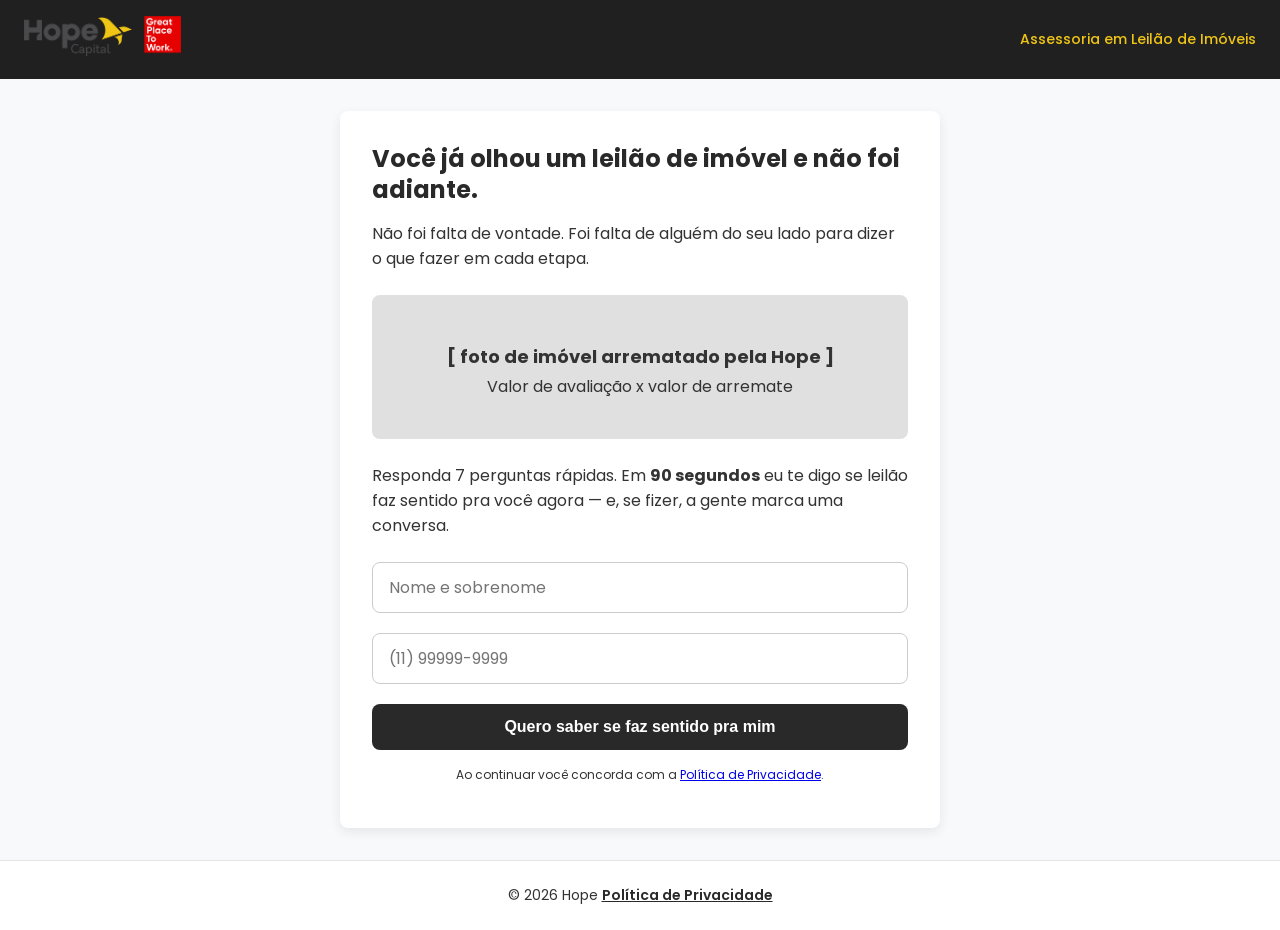
<file: leilao/index.html>
<!doctype html>
<html lang="pt-BR">
  <head>
    <meta charset="UTF-8" />
    <meta name="viewport" content="width=device-width, initial-scale=1" />
    <meta name="theme-color" content="#292929" />
    <meta name="robots" content="noindex, nofollow" />
    <meta
      name="description"
      content="Gere renda investindo em imóveis em leilão com a análise e o suporte especializado da Hope Capital."
    />
    <title>Jornada de Qualificação | Hope Capital</title>

    <!-- Google Tag Manager -->
    <script>
      (function (w, d, s, l, i) {
        w[l] = w[l] || [];
        w[l].push({ "gtm.start": new Date().getTime(), event: "gtm.js" });
        var f = d.getElementsByTagName(s)[0],
          j = d.createElement(s),
          dl = l != "dataLayer" ? "&l=" + l : "";
        j.async = true;
        j.src = "https://www.googletagmanager.com/gtm.js?id=" + i + dl;
        f.parentNode.insertBefore(j, f);
      })(window, document, "script", "dataLayer", "GTM-TN7K2QJM");
    </script>
    <!-- End Google Tag Manager -->

    <link rel="preconnect" href="https://fonts.googleapis.com" />
    <link rel="preconnect" href="https://fonts.gstatic.com" crossorigin />
    <link
      href="https://fonts.googleapis.com/css2?family=Poppins:wght@400;500;600;700&display=swap"
      rel="stylesheet"
    />
    <link rel="stylesheet" href="./styles.css" />
  </head>
  <body>
    <!-- Google Tag Manager (noscript) -->
    <noscript
      ><iframe
        src="https://www.googletagmanager.com/ns.html?id=GTM-TN7K2QJM"
        height="0"
        width="0"
        style="display: none; visibility: hidden"
      ></iframe
    ></noscript>
    <!-- End Google Tag Manager (noscript) -->

    <div class="page-shell">
      <header class="site-header" aria-label="Cabeçalho">
        <a class="brand" href="/" aria-label="Hope Capital — início">
          <!-- TODO: Update with real Hope Capital logo path -->
          <img src="../assets/4ef5eda7dcb69638_hope_Capital_logo_rodape.png" alt="Hope Capital" height="40" />
        </a>
        <span class="header-note">Assessoria em Leilão de Imóveis</span>
      </header>

      <div class="progress-wrap" id="progress-wrap" hidden>
        <div class="progress-copy">
          <span id="progress-label">Seu diagnóstico</span>
          <span id="progress-value">0%</span>
        </div>
        <div
          class="progress-track"
          role="progressbar"
          aria-label="Progresso da qualificação"
          aria-valuemin="0"
          aria-valuemax="100"
          aria-valuenow="0"
        >
          <span id="progress-bar"></span>
        </div>
      </div>

      <main id="app" class="app" tabindex="-1"></main>

      <footer class="site-footer">
        <span>© 2026 Hope</span>
        <a href="https://hopecapital.com.br/privacidade" target="_blank" rel="noopener noreferrer">
          Política de Privacidade
        </a>
      </footer>
    </div>

    <div id="toast" class="toast" role="status" aria-live="polite"></div>

    <noscript>
      <p class="noscript-message">
        Ative o JavaScript do navegador para preencher esta qualificação.
      </p>
    </noscript>

    <script type="module" src="./app.js"></script>
  </body>
</html>
</file>
<file: leilao/styles.css>
:root {
  --yellow: #f0c515;
  --yellow-bright: #fecf16;
  --yellow-dark: #dab10b;
  --ink: #292929;
  --ink-deep: #202020;
  --ink-soft: #333333;
  --paper: #ffffff;
  --muted: #c9c9c9;
  --line: rgba(0, 0, 0, 0.1);
  --error: #d93025;
  --focus: var(--yellow-bright);
  --radius: 8px;
  --shadow: 0 4px 12px rgba(0, 0, 0, 0.08);
}

*,
*::before,
*::after {
  box-sizing: border-box;
}

body {
  margin: 0;
  font-family: "Poppins", Arial, sans-serif;
  background-color: #f7f9fa;
  color: var(--ink);
  -webkit-font-smoothing: antialiased;
}

.sr-only {
  position: absolute;
  width: 1px;
  height: 1px;
  padding: 0;
  margin: -1px;
  overflow: hidden;
  clip: rect(0, 0, 0, 0);
  border: 0;
}

.page-shell {
  display: flex;
  flex-direction: column;
  min-height: 100vh;
}

.site-header {
  display: flex;
  align-items: center;
  justify-content: space-between;
  padding: 16px 24px;
  background-color: var(--ink-deep);
  color: var(--paper);
}

.brand img {
  height: 40px;
  width: auto;
}

.header-note {
  font-size: 14px;
  font-weight: 500;
  color: var(--yellow);
}

.progress-wrap {
  background-color: var(--paper);
  padding: 16px 24px;
  border-bottom: 1px solid var(--line);
}

.progress-copy {
  display: flex;
  justify-content: space-between;
  margin-bottom: 8px;
  font-size: 14px;
  font-weight: 600;
}

.progress-track {
  height: 8px;
  background-color: #e0e0e0;
  border-radius: 4px;
  overflow: hidden;
}

.progress-track span {
  display: block;
  height: 100%;
  background-color: var(--yellow);
  transition: width 0.3s ease;
}

.app {
  flex-grow: 1;
  display: flex;
  flex-direction: column;
  align-items: center;
  padding: 32px 16px;
}

.app:focus-visible {
  outline: none;
}

.screen-card {
  width: 100%;
  max-width: 600px;
  background-color: var(--paper);
  border-radius: var(--radius);
  box-shadow: var(--shadow);
  padding: 32px;
}

.eyebrow {
  font-size: 14px;
  font-weight: 600;
  text-transform: uppercase;
  color: var(--ink-soft);
  margin: 0 0 8px 0;
}

h1, h2 {
  font-size: 24px;
  font-weight: 700;
  margin: 0 0 16px 0;
  line-height: 1.3;
}

.lead {
  font-size: 16px;
  color: var(--ink-soft);
  margin: 0 0 24px 0;
}

.field-group {
  margin-bottom: 20px;
}

.field-group label {
  display: block;
  font-weight: 600;
  margin-bottom: 8px;
}

.text-input,
.textarea {
  width: 100%;
  padding: 12px 16px;
  border: 1px solid #ccc;
  border-radius: var(--radius);
  font-family: inherit;
  font-size: 16px;
  transition: border-color 0.2s;
}

.text-input:focus,
.textarea:focus {
  outline: none;
  border-color: var(--yellow);
  box-shadow: 0 0 0 3px rgba(240, 197, 21, 0.2);
}

.text-input[aria-invalid="true"] {
  border-color: var(--error);
}

.field-error {
  display: block;
  color: var(--error);
  font-size: 14px;
  margin-top: 4px;
  min-height: 20px;
}

.textarea {
  resize: vertical;
  min-height: 120px;
}

.counter {
  display: block;
  text-align: right;
  font-size: 12px;
  color: var(--ink-soft);
  margin-top: 4px;
}

.choices {
  display: flex;
  flex-direction: column;
  gap: 12px;
  margin-bottom: 32px;
}

.choice {
  display: flex;
  align-items: center;
  width: 100%;
  padding: 16px;
  background-color: var(--paper);
  border: 1px solid #ccc;
  border-radius: var(--radius);
  cursor: pointer;
  text-align: left;
  transition: all 0.2s;
}

.choice:hover {
  border-color: var(--ink-soft);
}

.choice.is-selected {
  border-color: var(--ink);
  background-color: rgba(41, 41, 41, 0.04);
}

.choice-marker {
  display: inline-flex;
  align-items: center;
  justify-content: center;
  width: 24px;
  height: 24px;
  border-radius: 50%;
  border: 1px solid #ccc;
  margin-right: 12px;
  color: transparent;
  flex-shrink: 0;
}

.choice.is-selected .choice-marker {
  background-color: var(--ink);
  border-color: var(--ink);
  color: var(--paper);
}

.button {
  display: inline-flex;
  align-items: center;
  justify-content: center;
  padding: 14px 24px;
  background-color: var(--ink);
  color: var(--paper);
  border: none;
  border-radius: var(--radius);
  font-size: 16px;
  font-weight: 600;
  cursor: pointer;
  transition: background-color 0.2s;
}

.button:hover {
  background-color: var(--ink-deep);
}

.button:disabled {
  opacity: 0.6;
  cursor: not-allowed;
}

.button-full {
  width: 100%;
}

.actions {
  display: flex;
  justify-content: space-between;
  align-items: center;
  margin-top: 24px;
}

.back-button {
  background: none;
  border: none;
  color: var(--ink-soft);
  font-size: 16px;
  font-weight: 600;
  cursor: pointer;
  padding: 8px 0;
}

.back-button:hover {
  color: var(--ink);
  text-decoration: underline;
}

.site-footer {
  text-align: center;
  padding: 24px;
  font-size: 14px;
  color: var(--ink-soft);
  background-color: var(--paper);
  border-top: 1px solid var(--line);
}

.site-footer a {
  color: var(--ink);
  font-weight: 600;
}

.toast {
  position: fixed;
  bottom: 24px;
  left: 50%;
  transform: translateX(-50%);
  background-color: var(--ink-deep);
  color: var(--paper);
  padding: 12px 24px;
  border-radius: 24px;
  font-size: 14px;
  opacity: 0;
  pointer-events: none;
  transition: opacity 0.3s;
}

.toast.is-visible {
  opacity: 1;
}

.asset-placeholder {
  background: #e0e0e0;
  border-radius: var(--radius);
  padding: 40px 20px;
  text-align: center;
  margin-bottom: 24px;
  color: var(--ink-soft);
}

.asset-placeholder strong {
  display: block;
  margin: 8px 0 4px 0;
  font-size: 18px;
}
</file>
